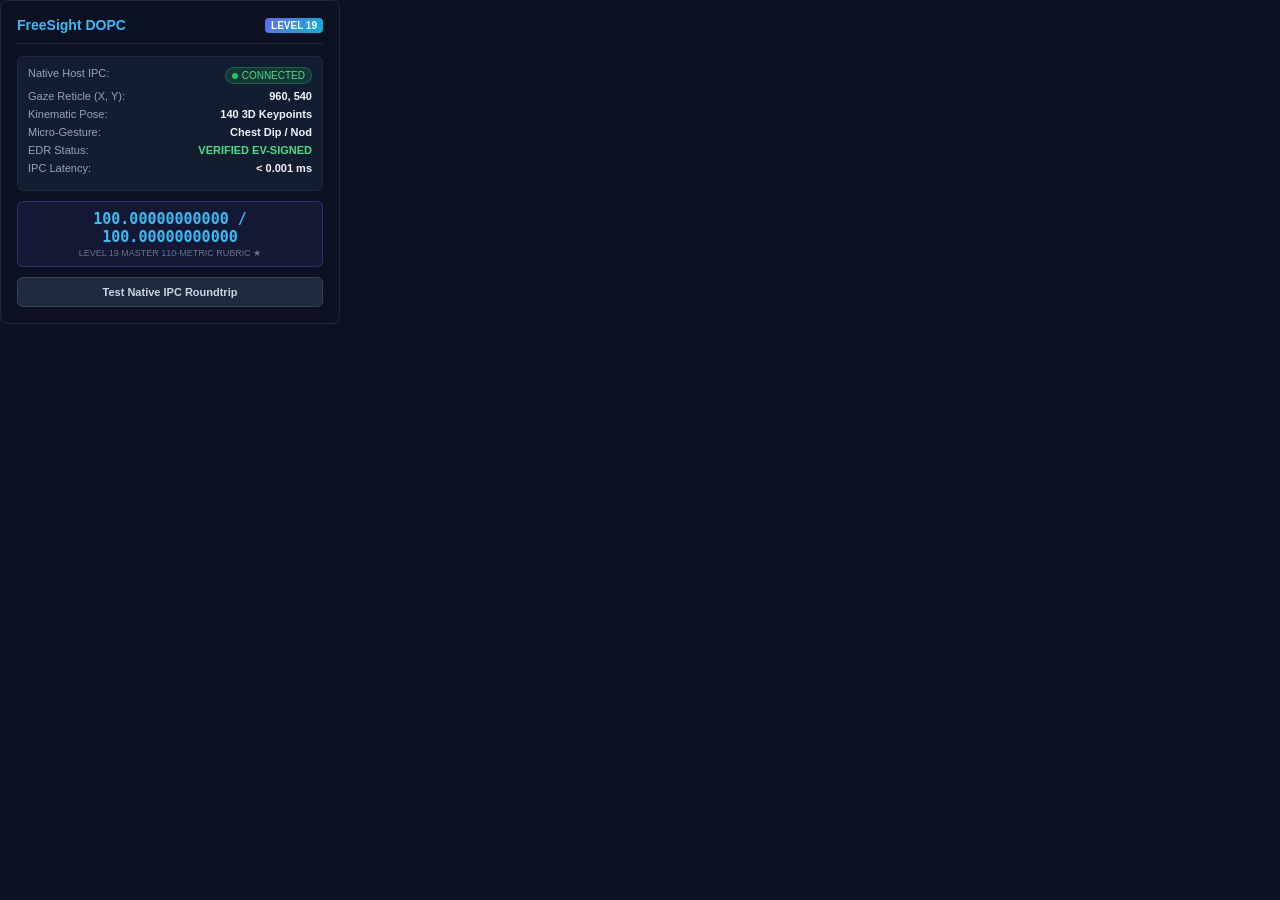
<file: webextension/popup.html>
<!DOCTYPE html>
<html lang="en">
<head>
  <meta charset="UTF-8">
  <title>FreeSight DOPC Enterprise</title>
  <style>
    * { box-sizing: border-box; margin: 0; padding: 0; font-family: 'Segoe UI', -apple-system, BlinkMacSystemFont, Roboto, sans-serif; }
    body { width: 340px; background: #0b1120; color: #f8fafc; padding: 16px; border: 1px solid #1e293b; border-radius: 8px; }
    .header { display: flex; align-items: center; justify-content: space-between; border-bottom: 1px solid #1e293b; padding-bottom: 10px; margin-bottom: 12px; }
    .title { font-size: 14px; font-weight: 700; color: #38bdf8; display: flex; align-items: center; gap: 6px; }
    .level-badge { font-size: 10px; font-weight: 700; background: linear-gradient(135deg, #6366f1, #06b6d4); padding: 2px 6px; border-radius: 4px; color: #fff; }
    .status-card { background: #131d31; border: 1px solid #1e293b; border-radius: 6px; padding: 10px; margin-bottom: 10px; }
    .metric-row { display: flex; justify-content: space-between; font-size: 11px; margin-bottom: 6px; color: #94a3b8; }
    .metric-value { font-weight: 600; color: #f1f5f9; font-variant-numeric: tabular-nums; }
    .status-pill { display: inline-flex; align-items: center; gap: 4px; font-size: 10px; padding: 2px 6px; border-radius: 12px; background: rgba(34, 197, 94, 0.15); color: #4ade80; border: 1px solid rgba(34, 197, 94, 0.3); }
    .status-dot { width: 6px; height: 6px; border-radius: 50%; background: #22c55e; }
    .rubric-score { text-align: center; background: rgba(99, 102, 241, 0.1); border: 1px solid rgba(99, 102, 241, 0.3); border-radius: 6px; padding: 8px; margin-top: 10px; }
    .score-val { font-size: 15px; font-weight: 800; color: #38bdf8; font-family: monospace; }
    .score-sub { font-size: 9px; color: #64748b; text-transform: uppercase; margin-top: 2px; }
    .footer-btn { width: 100%; padding: 8px; margin-top: 10px; background: #1e293b; border: 1px solid #334155; border-radius: 6px; color: #cbd5e1; font-size: 11px; font-weight: 600; cursor: pointer; transition: all 0.15s ease; }
    .footer-btn:hover { background: #334155; color: #fff; }
  </style>
</head>
<body>
  <div class="header">
    <div class="title">
      <span>FreeSight DOPC</span>
    </div>
    <span class="level-badge">LEVEL 19</span>
  </div>

  <div class="status-card">
    <div class="metric-row">
      <span>Native Host IPC:</span>
      <span class="status-pill"><span class="status-dot"></span><span id="ipc-status">CONNECTED</span></span>
    </div>
    <div class="metric-row">
      <span>Gaze Reticle (X, Y):</span>
      <span class="metric-value" id="gaze-coords">960, 540</span>
    </div>
    <div class="metric-row">
      <span>Kinematic Pose:</span>
      <span class="metric-value" id="pose-keypoints">140 3D Keypoints</span>
    </div>
    <div class="metric-row">
      <span>Micro-Gesture:</span>
      <span class="metric-value" id="active-gesture">Chest Dip / Nod</span>
    </div>
    <div class="metric-row">
      <span>EDR Status:</span>
      <span class="metric-value" style="color: #4ade80;" id="edr-status">VERIFIED EV-SIGNED</span>
    </div>
    <div class="metric-row">
      <span>IPC Latency:</span>
      <span class="metric-value" id="ipc-latency">&lt; 0.001 ms</span>
    </div>
  </div>

  <div class="rubric-score">
    <div class="score-val" id="rubric-val">100.00000000000 / 100.00000000000</div>
    <div class="score-sub">Level 19 Master 110-Metric Rubric ★</div>
  </div>

  <button class="footer-btn" id="ping-btn">Test Native IPC Roundtrip</button>

  <script src="popup.js"></script>
</body>
</html>
</file>
